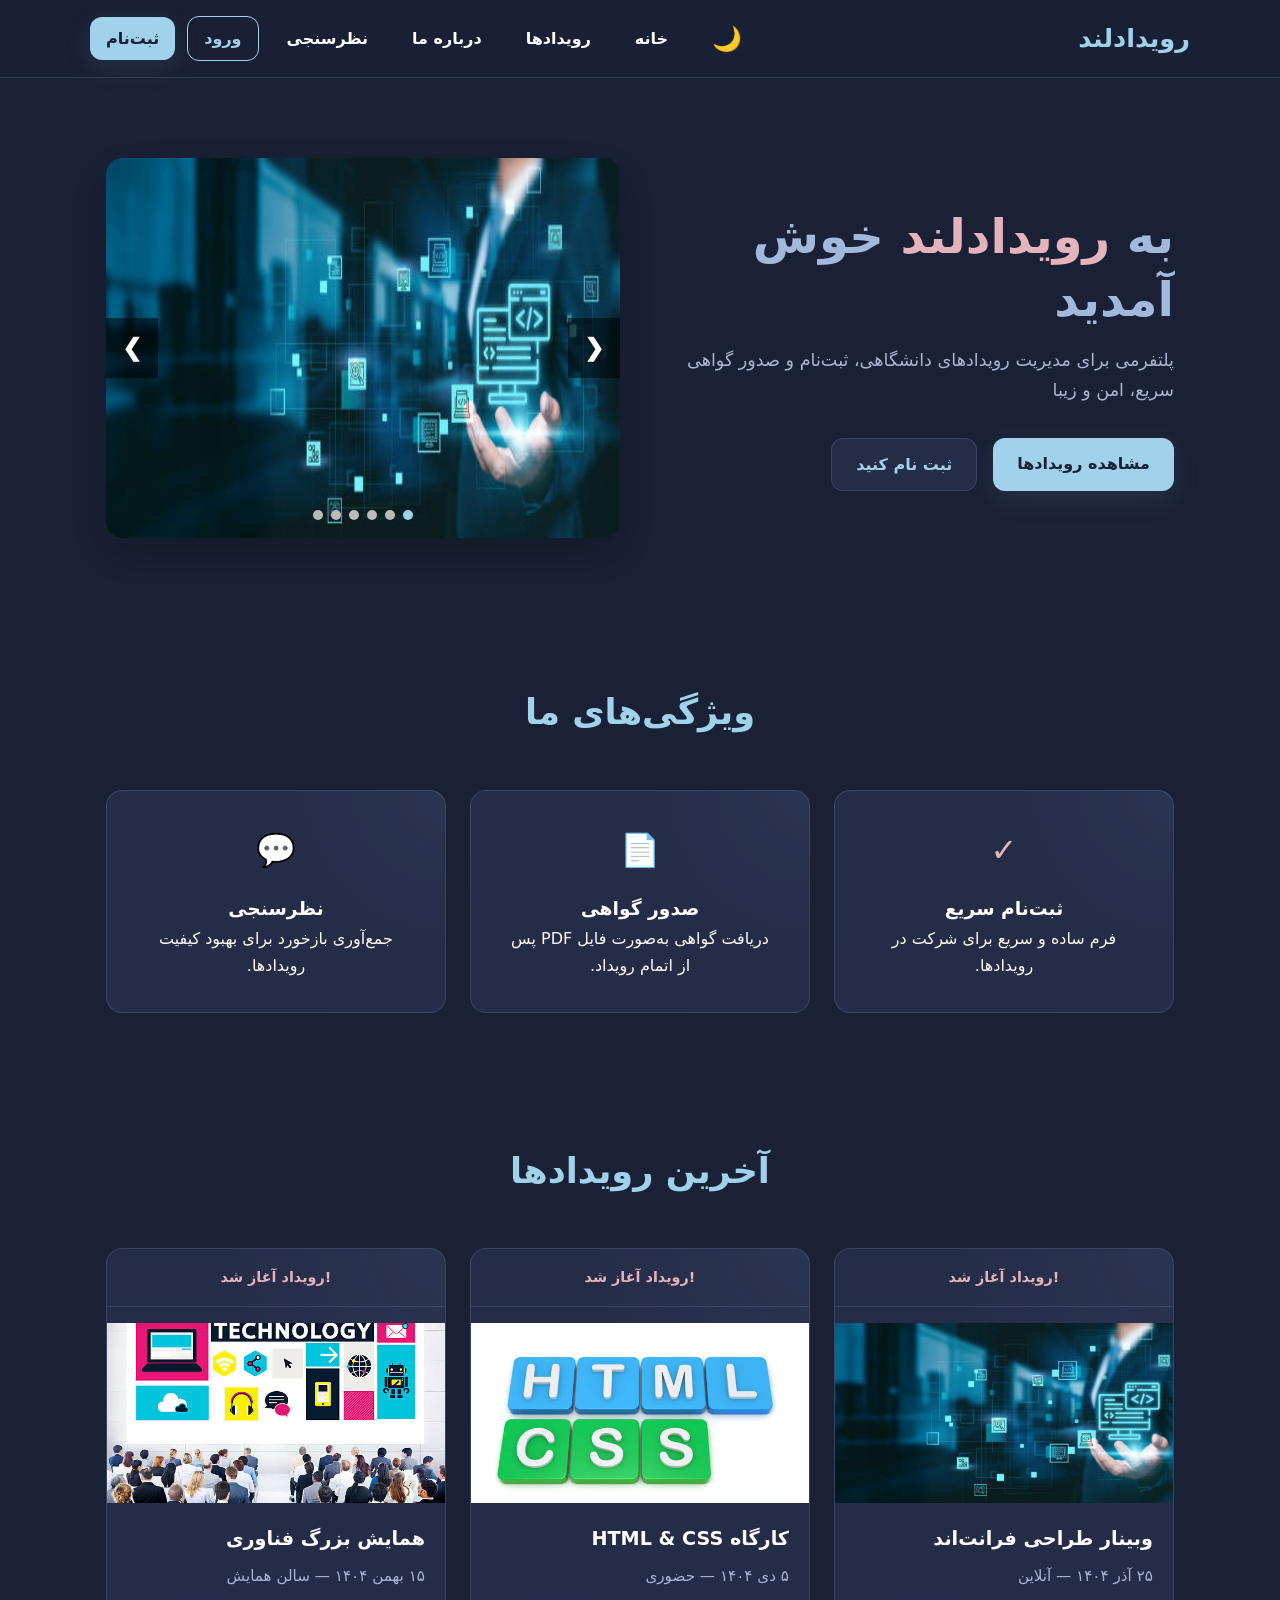
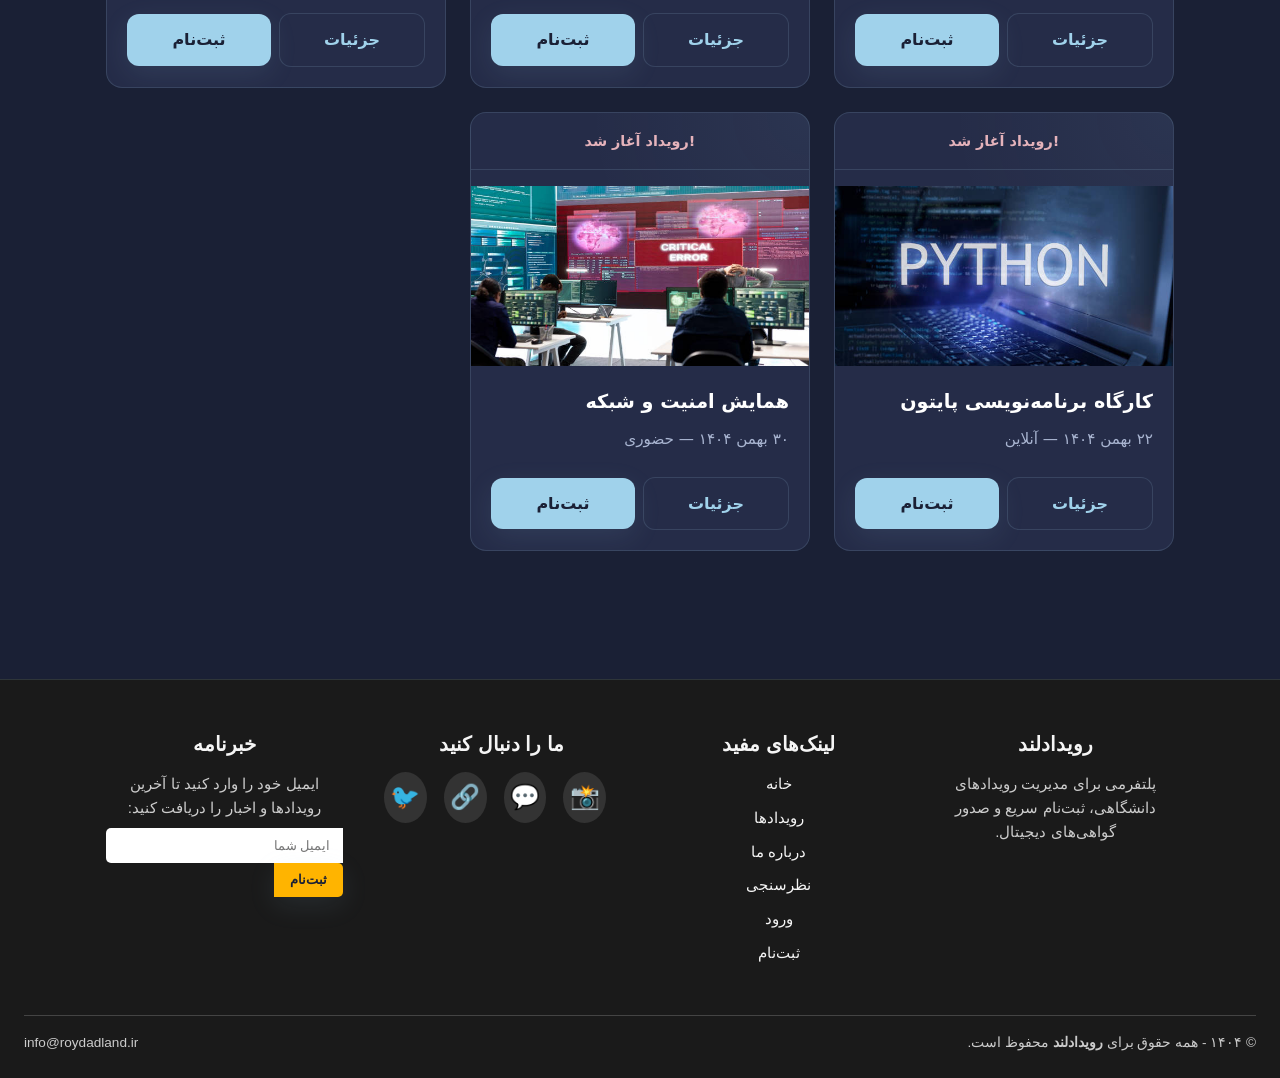
<file: index.html>
<!doctype html>
<html lang="fa" dir="rtl">

<head>
  <meta charset="utf-8">
  <meta name="viewport" content="width=device-width,initial-scale=1">
  <title>رویدادلند — خانه</title>
  <link rel="stylesheet" href="index.css">
</head>

<body>
  <header class="navbar">
    <div class="container nav-inner">

      <!-- لوگو -->
      <div class="logo">
        <h2>رویدادلند</h2>
      </div>

      <!-- دکمه تغییر تم -->
      <button id="themeToggle" class="btn-ghost" title="تغییر تم (تاریک/روشن)"
        style="margin-right: auto; margin-left: 1rem; border: none; font-size: 1.5rem; padding: 0.5rem 0.75rem;">
        🌙
      </button>

      <input type="checkbox" id="hamburger-toggle">
      <label for="hamburger-toggle" class="hamburger-menu">☰</label>

      <nav class="nav-links">
        <a href="index.html">خانه</a>
        <a href="events.html">رویدادها</a>
        <a href="about.html">درباره ما</a>
        <a href="survey.html">نظرسنجی</a>
        <a href="login.html" class="btn-ghost active">ورود</a>
        <a href="register.html" class="cta-primary">ثبت‌نام</a>
      </nav>
    </div>

  </header>


  <main class="container">
    <section class="hero">
      <div class="hero-grid">
        <div>
          <h1 class="hero-title">به <span class="brand">رویدادلند</span> خوش آمدید</h1>
          <p class="hero-desc">پلتفرمی برای مدیریت رویدادهای دانشگاهی، ثبت‌نام و صدور گواهی سریع، امن و زیبا</p>
          <div class="hero-ctas">
            <a class="cta-primary" href="events.html">مشاهده رویدادها</a>
            <a class="cta-secondary" href="register.html">ثبت نام کنید</a>
          </div>
        </div>

        <div class="hero-visual">
          <div class="slider-container">
            <div class="slides-wrapper" id="slidesWrapper">
              <img src="img/frontend.jpg" alt="وبینار طراحی فرانت‌اند" class="slide">
              <img src="img/html,css.jpg" alt="کارگاه HTML & CSS" class="slide">
              <img src="img/tech.jpg" alt="همایش بزرگ فناوری" class="slide">
              <img src="img/event.jpg" alt="رویداد" class="slide">
              <img src="img/python.jpg" alt="پایتون" class="slide">
              <img src="img/security.jpg" alt="امنیت" class="slide">


            </div>

            <button class="prev-btn">❮</button>
            <button class="next-btn">❯</button>
            <div class="dot-indicators"></div>
          </div>
        </div>
      </div>
    </section>

    <section class="section">
      <h2 class="section-title">ویژگی‌های ما</h2>
      <div class="features-grid">
        <div class="feature">
          <div class="icon">✓</div>
          <h3>ثبت‌نام سریع</h3>
          <p>فرم ساده و سریع برای شرکت در رویدادها.</p>
        </div>
        <div class="feature">
          <div class="icon">📄</div>
          <h3>صدور گواهی</h3>
          <p>دریافت گواهی به‌صورت فایل PDF پس از اتمام رویداد.</p>
        </div>
        <div class="feature">
          <div class="icon">💬</div>
          <h3>نظرسنجی</h3>
          <p>جمع‌آوری بازخورد برای بهبود کیفیت رویدادها.</p>
        </div>
      </div>
    </section>

    <section class="section">
      <h2 class="section-title">آخرین رویدادها</h2>
      <div class="events-grid">

        <!-- کارت 1 -->
        <article class="event-card">
          <div class="countdown-wrapper" data-target-date="2025-12-16T18:00:00"></div>
          <img src="img/frontend.jpg" alt="وبینار طراحی فرانت‌اند">
          <div class="event-body">
            <h4>وبینار طراحی فرانت‌اند</h4>
            <div class="event-meta">۲۵ آذر ۱۴۰۴ — آنلاین</div>
            <div class="event-cta">
              <a class="cta-secondary" href="event_detail.html">جزئیات</a>
              <a class="cta-primary" href="register.html">ثبت‌نام</a>
            </div>
          </div>
        </article>

        <!-- کارت 2 -->
        <article class="event-card">
          <div class="countdown-wrapper" data-target-date="2025-12-26T16:00:00"></div>
          <img src="img/html,css.jpg" alt="کارگاه HTML & CSS">
          <div class="event-body">
            <h4>کارگاه HTML & CSS</h4>
            <div class="event-meta">۵ دی ۱۴۰۴ — حضوری</div>
            <div class="event-cta">
              <a class="cta-secondary" href="event_detail.html">جزئیات</a>
              <a class="cta-primary" href="register.html">ثبت‌نام</a>
            </div>
          </div>
        </article>

        <!-- کارت 3 -->
        <article class="event-card">
          <div class="countdown-wrapper" data-target-date="2026-01-05T09:00:00"></div>
          <img src="img/tech.jpg" alt="همایش بزرگ فناوری">
          <div class="event-body">
            <h4>همایش بزرگ فناوری</h4>
            <div class="event-meta">۱۵ بهمن ۱۴۰۴ — سالن همایش</div>
            <div class="event-cta">
              <a class="cta-secondary" href="event_detail.html">جزئیات</a>
              <a class="cta-primary" href="register.html">ثبت‌نام</a>
            </div>
          </div>
        </article>

        <!-- کارت 4 -->
        <article class="event-card">
          <div class="countdown-wrapper" data-target-date="2026-01-12T14:00:00"></div>
          <img src="img/python.jpg" alt="کارگاه پایتون">
          <div class="event-body">
            <h4>کارگاه برنامه‌نویسی پایتون</h4>
            <div class="event-meta">۲۲ بهمن ۱۴۰۴ — آنلاین</div>
            <div class="event-cta">
              <a class="cta-secondary" href="event_detail.html">جزئیات</a>
              <a class="cta-primary" href="register.html">ثبت‌نام</a>
            </div>
          </div>
        </article>

        <!-- کارت 5 -->
        <article class="event-card">
          <div class="countdown-wrapper" data-target-date="2026-01-20T11:00:00"></div>
          <img src="img/security.jpg" alt="همایش امنیت">
          <div class="event-body">
            <h4>همایش امنیت و شبکه</h4>
            <div class="event-meta">۳۰ بهمن ۱۴۰۴ — حضوری</div>
            <div class="event-cta">
              <a class="cta-secondary" href="event_detail.html">جزئیات</a>
              <a class="cta-primary" href="register.html">ثبت‌نام</a>
            </div>
          </div>
        </article>

      </div>
    </section>


  </main>

  <footer class="footer">
    <div class="container footer-grid">

      <!-- بخش درباره ما -->
      <div class="footer-about">
        <h4>رویدادلند</h4>
        <p>پلتفرمی برای مدیریت رویدادهای دانشگاهی، ثبت‌نام سریع و صدور گواهی‌های دیجیتال.</p>
      </div>

      <!-- لینک‌های سریع -->
      <div class="footer-links">
        <h4>لینک‌های مفید</h4>
        <ul>
          <li><a href="index.html">خانه</a></li>
          <li><a href="events.html">رویدادها</a></li>
          <li><a href="about.html">درباره ما</a></li>
          <li><a href="survey.html">نظرسنجی</a></li>
          <li><a href="login.html">ورود</a></li>
          <li><a href="register.html">ثبت‌نام</a></li>
        </ul>
      </div>

      <!-- شبکه‌های اجتماعی -->
      <div class="footer-social">
        <h4>ما را دنبال کنید</h4>
        <div class="social-icons">
          <a href="#" title="اینستاگرام">📸</a>
          <a href="#" title="تلگرام">💬</a>
          <a href="#" title="لینکدین">🔗</a>
          <a href="#" title="توییتر">🐦</a>
        </div>
      </div>

      <!-- خبرنامه -->
      <div class="footer-newsletter">
        <h4>خبرنامه</h4>
        <p>ایمیل خود را وارد کنید تا آخرین رویدادها و اخبار را دریافت کنید:</p>
        <form class="newsletter-form">
          <input type="email" placeholder="ایمیل شما" required>
          <button type="submit" class="cta-primary">ثبت‌نام</button>
        </form>
      </div>

    </div>

    <!-- کپی‌رایت -->
    <div class="footer-bottom">
      <p>© ۱۴۰۴ - همه حقوق برای <strong>رویدادلند</strong> محفوظ است.</p>
      <p style="direction:ltr;">info@roydadland.ir</p>
    </div>
  </footer>


  <script src="index.js"></script>
</body>

</html>
</file>
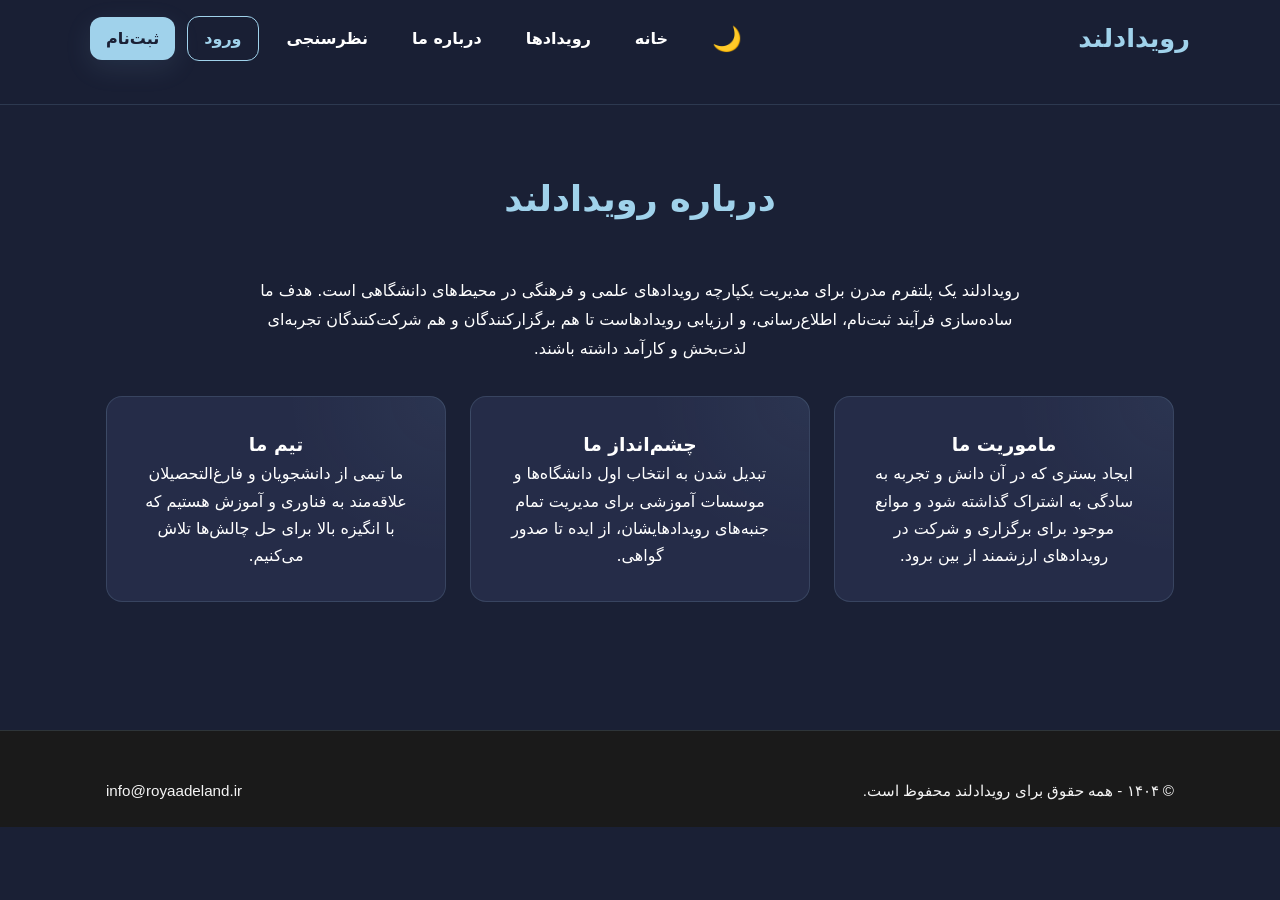
<file: about.html>
<!doctype html>
<html lang="fa" dir="rtl">

<head>
  <meta charset="utf-8">
  <meta name="viewport" content="width=device-width,initial-scale=1">
  <title>رویدادلند — درباره ما</title>
  <link rel="stylesheet" href="index.css">
</head>

<body>

  <header class="navbar">
    <div class="container nav-inner">

      <!-- لوگو -->
      <div class="logo">
        <h2>رویدادلند</h2>
      </div>

      <!-- دکمه تغییر تم -->
      <button id="themeToggle" class="btn-ghost" title="تغییر تم (تاریک/روشن)"
        style="margin-right: auto; margin-left: 1rem; border: none; font-size: 1.5rem; padding: 0.5rem 0.75rem;">
        🌙
      </button>

      <input type="checkbox" id="hamburger-toggle">
      <label for="hamburger-toggle" class="hamburger-menu">☰</label>

      <nav class="nav-links">
        <a href="index.html">خانه</a>
        <a href="events.html">رویدادها</a>
        <a href="about.html">درباره ما</a>
        <a href="survey.html">نظرسنجی</a>
        <a href="login.html" class="btn-ghost active">ورود</a>
        <a href="register.html" class="cta-primary">ثبت‌نام</a>
      </nav>
    </div>َ

  </header>

  <main class="container">
    <section class="section">
      <h1 class="section-title">درباره رویدادلند</h1>
      <p style="max-width: 800px; margin: 0 auto 2rem auto; text-align: center; line-height: 1.8;">رویدادلند یک پلتفرم
        مدرن برای مدیریت یکپارچه رویدادهای علمی و فرهنگی در محیط‌های دانشگاهی است. هدف ما ساده‌سازی فرآیند ثبت‌نام،
        اطلاع‌رسانی، و ارزیابی رویدادهاست تا هم برگزارکنندگان و هم شرکت‌کنندگان تجربه‌ای لذت‌بخش و کارآمد داشته باشند.
      </p>

      <div class="features-grid">
        <div class="feature">
          <h3>ماموریت ما</h3>
          <p>ایجاد بستری که در آن دانش و تجربه به سادگی به اشتراک گذاشته شود و موانع موجود برای برگزاری و شرکت در
            رویدادهای ارزشمند از بین برود.</p>
        </div>
        <div class="feature">
          <h3>چشم‌انداز ما</h3>
          <p>تبدیل شدن به انتخاب اول دانشگاه‌ها و موسسات آموزشی برای مدیریت تمام جنبه‌های رویدادهایشان، از ایده تا صدور
            گواهی.</p>
        </div>
        <div class="feature">
          <h3>تیم ما</h3>
          <p>ما تیمی از دانشجویان و فارغ‌التحصیلان علاقه‌مند به فناوری و آموزش هستیم که با انگیزه بالا برای حل چالش‌ها
            تلاش می‌کنیم.</p>
        </div>
      </div>
    </section>
  </main>

  <footer class="footer">
    <div class="container"
      style="display:flex;justify-content:space-between;align-items:center;gap:12px;flex-wrap:wrap">
      <div>© ۱۴۰۴ - همه حقوق برای رویدادلند محفوظ است.</div>
      <div style="direction: ltr;">info@royaadeland.ir</div>
    </div>
  </footer>
  <script src="index.js"></script>

</body>

</html>
</file>
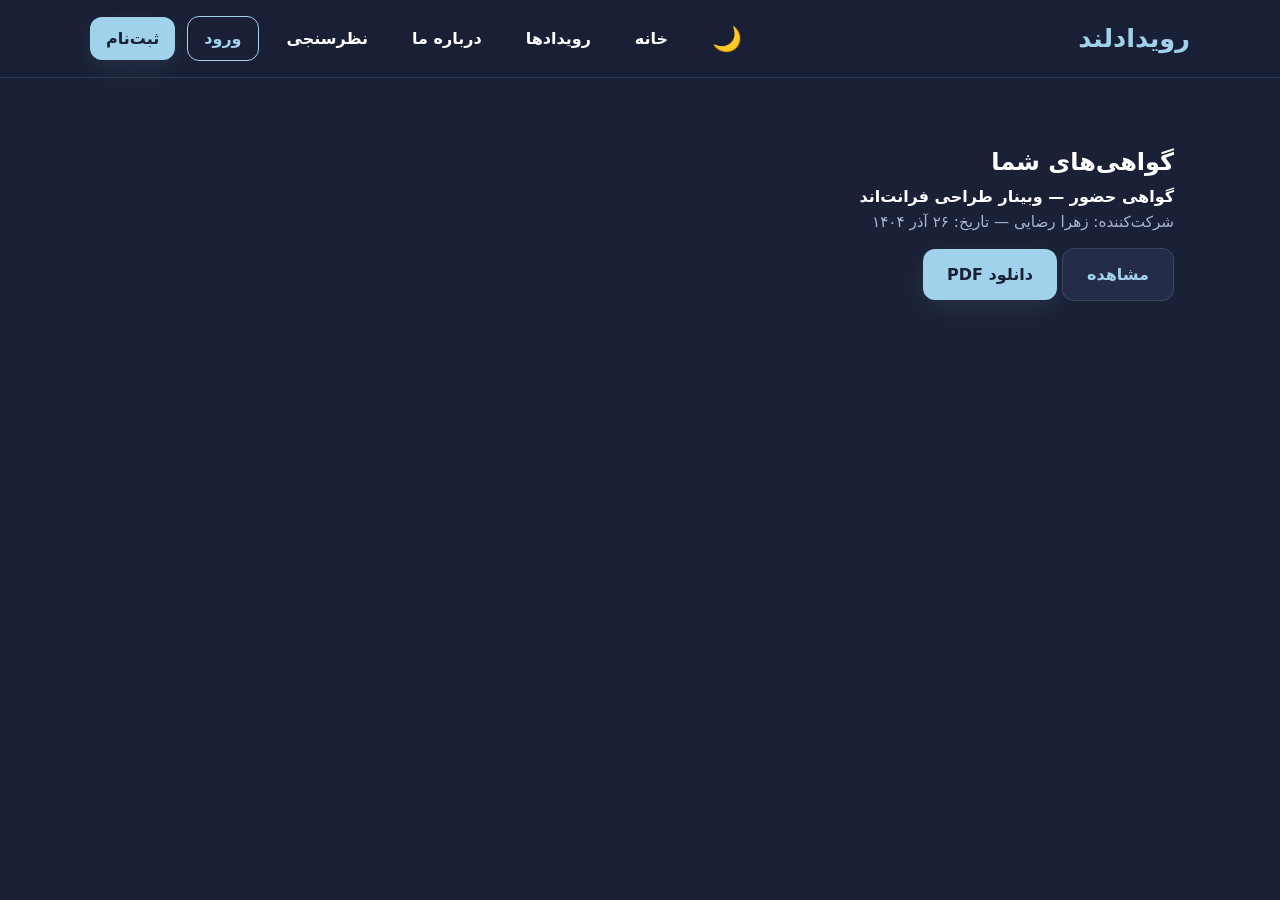
<file: certificate.html>
<!doctype html>
<html lang="fa" dir="rtl">

<head>
  <meta charset="utf-8">
  <meta name="viewport" content="width=device-width,initial-scale=1">
  <title>گواهی‌ها</title>
  <link rel="stylesheet" href="index.css">

<body>
  <header class="navbar">
    <div class="container nav-inner">

      <!-- لوگو -->
      <div class="logo">
        <h2>رویدادلند</h2>
      </div>

      <!-- دکمه تغییر تم -->
      <button id="themeToggle" class="btn-ghost" title="تغییر تم (تاریک/روشن)"
        style="margin-right: auto; margin-left: 1rem; border: none; font-size: 1.5rem; padding: 0.5rem 0.75rem;">
        🌙
      </button>

      <input type="checkbox" id="hamburger-toggle">
      <label for="hamburger-toggle" class="hamburger-menu">☰</label>

      <nav class="nav-links">
        <a href="index.html">خانه</a>
        <a href="events.html">رویدادها</a>
        <a href="about.html">درباره ما</a>
        <a href="survey.html">نظرسنجی</a>
        <a href="login.html" class="btn-ghost active">ورود</a>
        <a href="register.html" class="cta-primary">ثبت‌نام</a>
      </nav>
    </div>

  </header>

  <main class="container">
    <section class="section">
      <h2>گواهی‌های شما</h2>
      <div class="cert-list">
        <div class="cert-card">
          <h4>گواهی حضور — وبینار طراحی فرانت‌اند</h4>
          <p class="event-meta">شرکت‌کننده: زهرا رضایی — تاریخ: ۲۶ آذر ۱۴۰۴</p>
          <div style="margin-top:12px">
            <a class="cta-secondary" href="#">مشاهده</a>
            <a class="cta-primary" href="#">دانلود PDF</a>
          </div>
        </div>
      </div>
    </section>
  </main>
    <script src="index.js"></script>

</body>

</html>
</file>
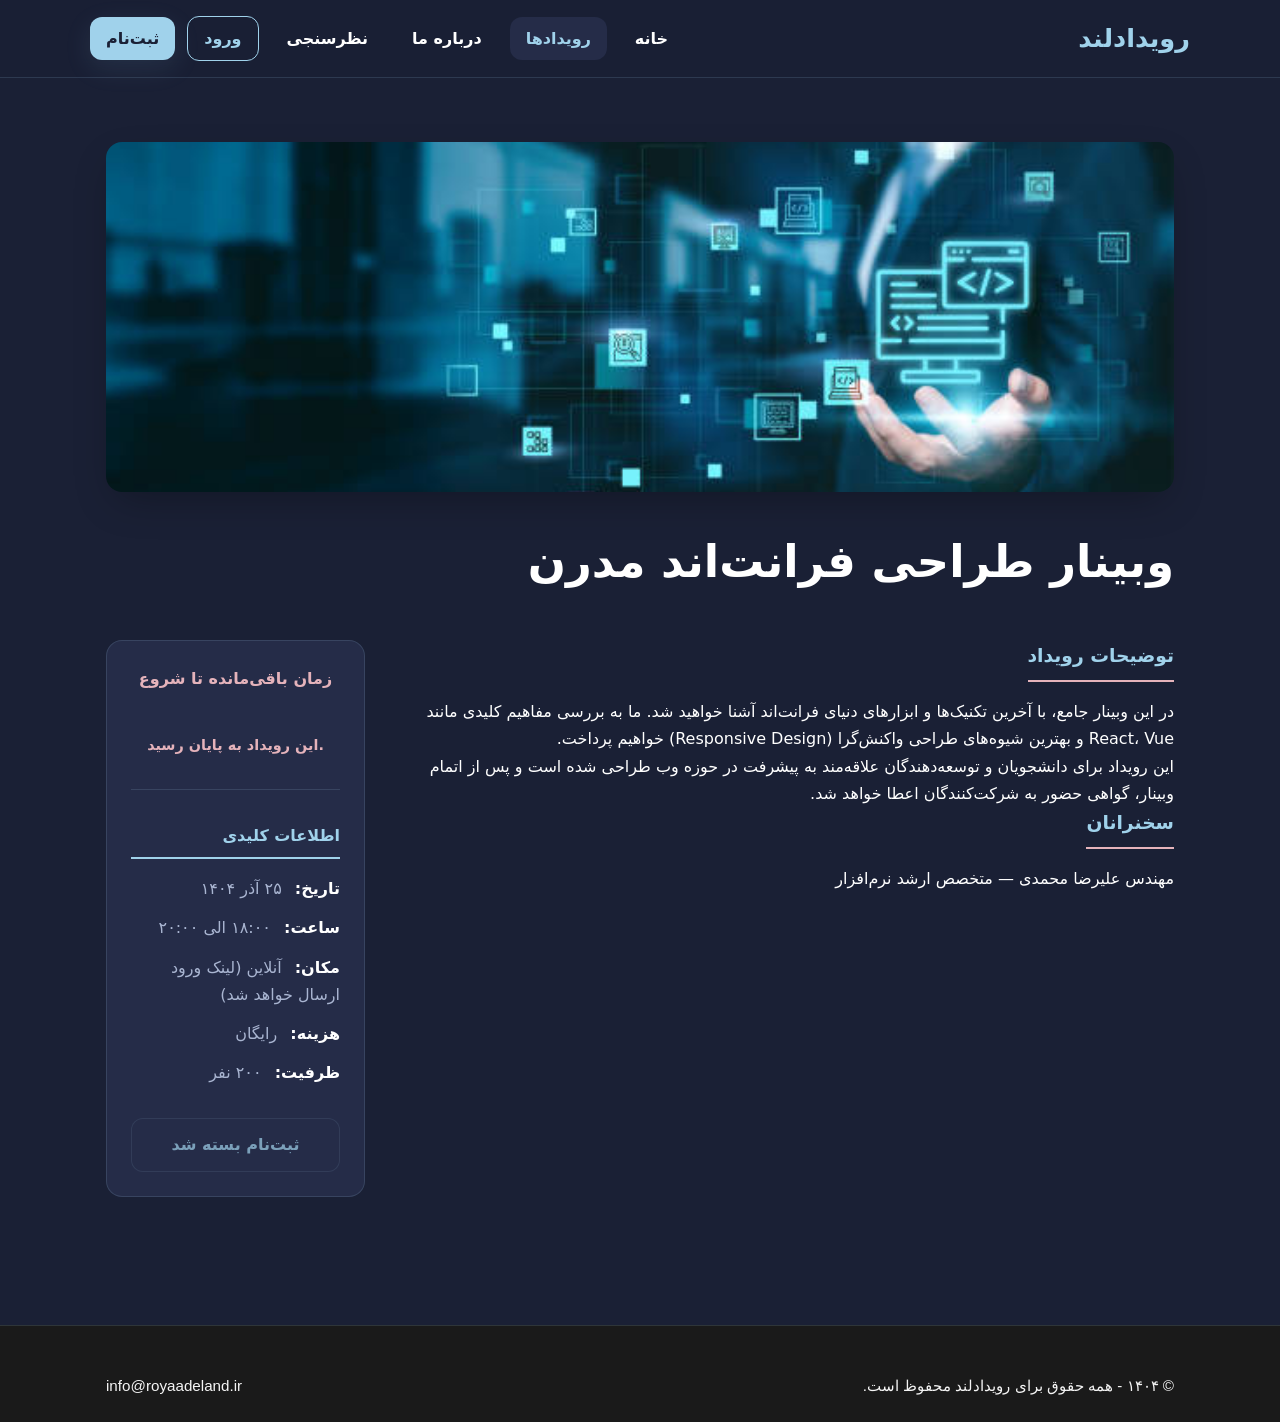
<file: event_detail.html>
<!doctype html>
<html lang="fa" dir="rtl">

<head>
  <meta charset="utf-8">
  <meta name="viewport" content="width=device-width, initial-scale=1">

  <title>رویدادلند — جزئیات وبینار طراحی فرانت‌اند</title>

  <link rel="stylesheet" href="index.css">
</head>

<body>

  <!-- ================= NAVBAR ================= -->
  <header class="navbar">
    <div class="container nav-inner">

      <!-- Logo -->
      <div class="logo">
        <h2>رویدادلند</h2>
      </div>

      <!-- Hamburger Menu -->
      <input type="checkbox" id="hamburger-toggle">
      <label for="hamburger-toggle" class="hamburger-menu">☰</label>

      <!-- Navigation -->
      <nav class="nav-links">
        <a href="index.html">خانه</a>
        <a href="events.html" class="active">رویدادها</a>
        <a href="about.html">درباره ما</a>
        <a href="survey.html">نظرسنجی</a>
        <a href="login.html" class="btn-ghost">ورود</a>
        <a href="register.html" class="cta-primary">ثبت‌نام</a>
      </nav>

    </div>
  </header>


  <!-- ================= MAIN ================= -->
  <main class="container">

    <section class="section">

      <!-- Event Header -->
      <div class="event-detail-header">
        <img src="img/frontend.jpg" alt="وبینار طراحی فرانت‌اند" class="event-detail-banner">
        <h1 class="event-detail-title">
          وبینار طراحی فرانت‌اند مدرن
        </h1>
      </div>

      <!-- Content -->
      <div class="event-detail-content">

        <!-- Main Info -->
        <div class="event-main-info">

          <h3>توضیحات رویداد</h3>
          <p>
            در این وبینار جامع، با آخرین تکنیک‌ها و ابزارهای دنیای فرانت‌اند آشنا خواهید شد.
            ما به بررسی مفاهیم کلیدی مانند React، Vue و بهترین شیوه‌های طراحی واکنش‌گرا
            (Responsive Design) خواهیم پرداخت.
          </p>
          <p>
            این رویداد برای دانشجویان و توسعه‌دهندگان علاقه‌مند به پیشرفت در حوزه وب طراحی
            شده است و پس از اتمام وبینار، گواهی حضور به شرکت‌کنندگان اعطا خواهد شد.
          </p>

          <h3>سخنرانان</h3>
          <p>مهندس علیرضا محمدی — متخصص ارشد نرم‌افزار</p>

        </div>

        <!-- Sidebar -->
        <aside class="event-sidebar-info">

          <!-- Countdown -->
          <div class="countdown-wrapper" id="countdownWrapper" data-target-date="2025-12-16T18:00:00">
            <h4>زمان باقی‌مانده تا شروع</h4>
            <div id="countdownTimer" class="countdown-timer"></div>
          </div>

          <!-- Key Info -->
          <h4>اطلاعات کلیدی</h4>
          <ul>
            <li><strong>تاریخ:</strong> ۲۵ آذر ۱۴۰۴</li>
            <li><strong>ساعت:</strong> ۱۸:۰۰ الی ۲۰:۰۰</li>
            <li><strong>مکان:</strong> آنلاین (لینک ورود ارسال خواهد شد)</li>
            <li><strong>هزینه:</strong> رایگان</li>
            <li><strong>ظرفیت:</strong> ۲۰۰ نفر</li>
          </ul>

          <!-- CTA -->
          <div class="hero-ctas" style="margin-top: 2rem;">
            <a href="register.html" id="registerCta" class="cta-primary" style="width: 100%; text-align: center;">
              ثبت‌نام در این رویداد
            </a>
          </div>

        </aside>

      </div>

    </section>

  </main>


  <!-- ================= FOOTER ================= -->
  <footer class="footer">
    <div class="container"
      style="display: flex; justify-content: space-between; align-items: center; gap: 12px; flex-wrap: wrap;">
      <div>© ۱۴۰۴ - همه حقوق برای رویدادلند محفوظ است.</div>
      <div style="direction: ltr;">info@royaadeland.ir</div>
    </div>
  </footer>


  <!-- Scripts -->
  <script src="index.js"></script>

</body>

</html>
</file>
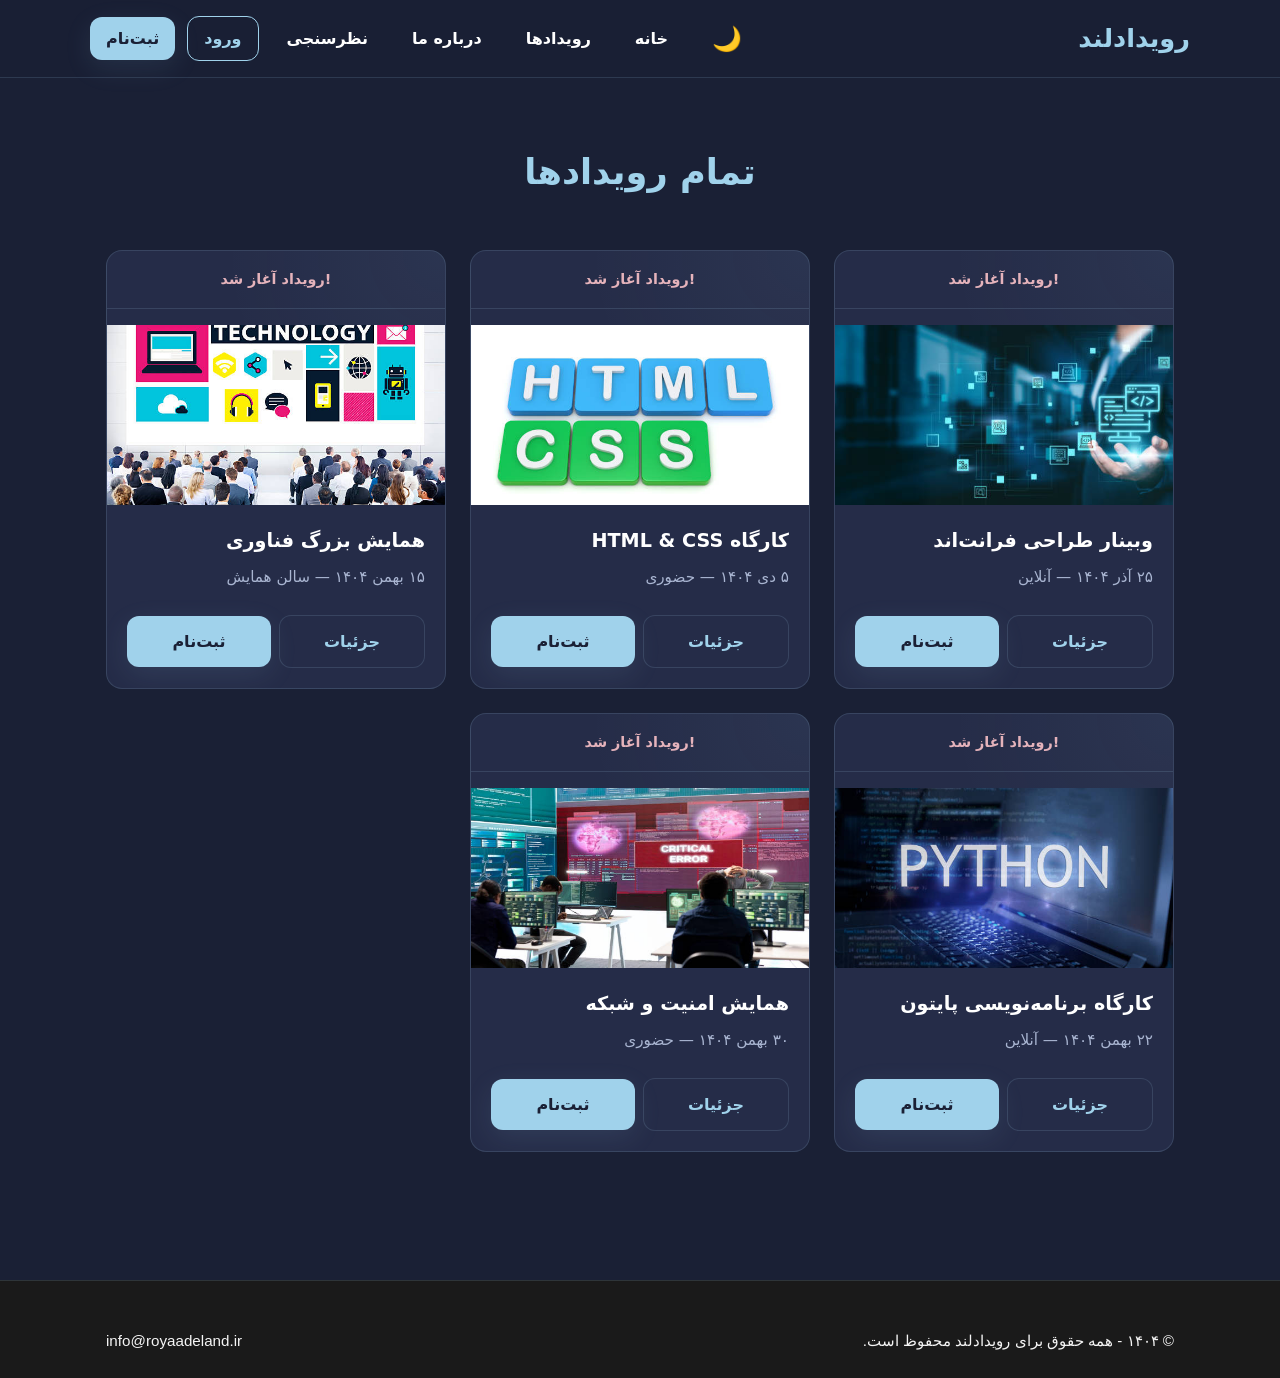
<file: events.html>
<!doctype html>
<html lang="fa" dir="rtl">

<head>
  <meta charset="utf-8">
  <meta name="viewport" content="width=device-width,initial-scale=1">
  <title>رویدادلند — همه رویدادها</title>
  <link rel="stylesheet" href="index.css">
</head>

<body>

  <header class="navbar">
    <div class="container nav-inner">

      <!-- لوگو -->
      <div class="logo">
        <h2>رویدادلند</h2>
      </div>

      <!-- دکمه تغییر تم -->
      <button id="themeToggle" class="btn-ghost" title="تغییر تم (تاریک/روشن)"
        style="margin-right: auto; margin-left: 1rem; border: none; font-size: 1.5rem; padding: 0.5rem 0.75rem;">
        🌙
      </button>

      <input type="checkbox" id="hamburger-toggle">
      <label for="hamburger-toggle" class="hamburger-menu">☰</label>

      <nav class="nav-links">
        <a href="index.html">خانه</a>
        <a href="events.html">رویدادها</a>
        <a href="about.html">درباره ما</a>
        <a href="survey.html">نظرسنجی</a>
        <a href="login.html" class="btn-ghost active">ورود</a>
        <a href="register.html" class="cta-primary">ثبت‌نام</a>
      </nav>
    </div>

  </header>

  <main class="container">
    <section class="section">
      <h1 class="section-title">تمام رویدادها</h1>
      <div class="events-grid">

        <!-- کارت 1 -->
        <article class="event-card">
          <div class="countdown-wrapper" data-target-date="2025-12-16T18:00:00"></div>
          <img src="img/frontend.jpg" alt="وبینار طراحی فرانت‌اند">
          <div class="event-body">
            <h4>وبینار طراحی فرانت‌اند</h4>
            <div class="event-meta">۲۵ آذر ۱۴۰۴ — آنلاین</div>
            <div class="event-cta">
              <a class="cta-secondary" href="event_detail.html">جزئیات</a>
              <a class="cta-primary" href="register.html">ثبت‌نام</a>
            </div>
          </div>
        </article>

        <!-- کارت 2 -->
        <article class="event-card">
          <div class="countdown-wrapper" data-target-date="2025-12-26T16:00:00"></div>
          <img src="img/html,css.jpg" alt="کارگاه HTML & CSS">
          <div class="event-body">
            <h4>کارگاه HTML & CSS</h4>
            <div class="event-meta">۵ دی ۱۴۰۴ — حضوری</div>
            <div class="event-cta">
              <a class="cta-secondary" href="event_detail.html">جزئیات</a>
              <a class="cta-primary" href="register.html">ثبت‌نام</a>
            </div>
          </div>
        </article>

        <!-- کارت 3 -->
        <article class="event-card">
          <div class="countdown-wrapper" data-target-date="2026-01-05T09:00:00"></div>
          <img src="img/tech.jpg" alt="همایش بزرگ فناوری">
          <div class="event-body">
            <h4>همایش بزرگ فناوری</h4>
            <div class="event-meta">۱۵ بهمن ۱۴۰۴ — سالن همایش</div>
            <div class="event-cta">
              <a class="cta-secondary" href="event_detail.html">جزئیات</a>
              <a class="cta-primary" href="register.html">ثبت‌نام</a>
            </div>
          </div>
        </article>

        <!-- کارت 4 -->
        <article class="event-card">
          <div class="countdown-wrapper" data-target-date="2026-01-12T14:00:00"></div>
          <img src="img/python.jpg" alt="کارگاه پایتون">
          <div class="event-body">
            <h4>کارگاه برنامه‌نویسی پایتون</h4>
            <div class="event-meta">۲۲ بهمن ۱۴۰۴ — آنلاین</div>
            <div class="event-cta">
              <a class="cta-secondary" href="event_detail.html">جزئیات</a>
              <a class="cta-primary" href="register.html">ثبت‌نام</a>
            </div>
          </div>
        </article>

        <!-- کارت 5 -->
        <article class="event-card">
          <div class="countdown-wrapper" data-target-date="2026-01-20T11:00:00"></div>
          <img src="img/security.jpg" alt="همایش امنیت">
          <div class="event-body">
            <h4>همایش امنیت و شبکه</h4>
            <div class="event-meta">۳۰ بهمن ۱۴۰۴ — حضوری</div>
            <div class="event-cta">
              <a class="cta-secondary" href="event_detail.html">جزئیات</a>
              <a class="cta-primary" href="register.html">ثبت‌نام</a>
            </div>
          </div>
        </article>

      </div>
    </section>
  </main>

  <footer class="footer">
    <div class="container"
      style="display:flex;justify-content:space-between;align-items:center;gap:12px;flex-wrap:wrap">
      <div>© ۱۴۰۴ - همه حقوق برای رویدادلند محفوظ است.</div>
      <div style="direction: ltr;">info@royaadeland.ir</div>
    </div>
  </footer>
  <script src="index.js"></script>

</body>

</html>
</file>
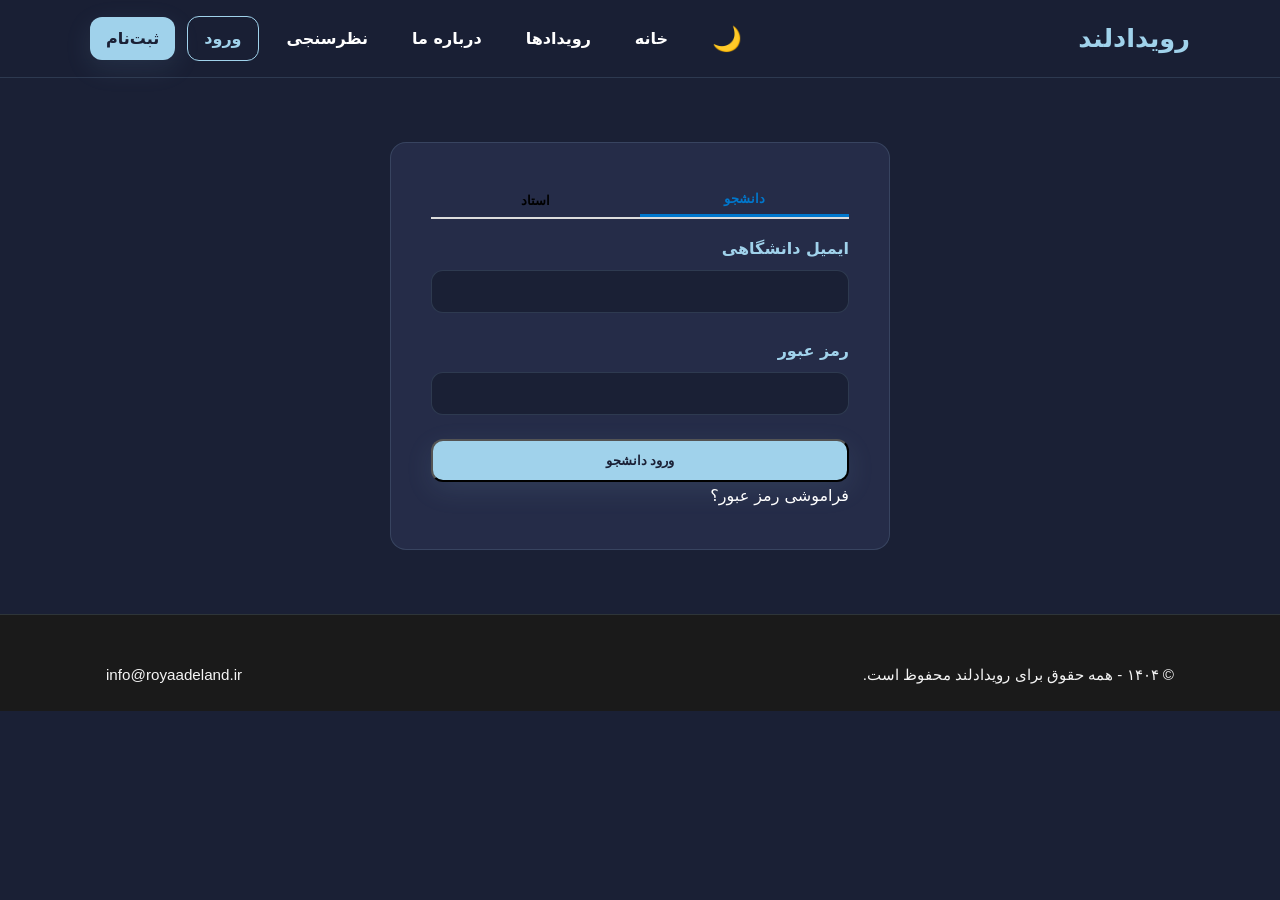
<file: login.html>
<!doctype html>
<html lang="fa" dir="rtl">

<head>
  <meta charset="utf-8">
  <meta name="viewport" content="width=device-width,initial-scale=1">
  <title>رویدادلند — ورود</title>
  <link rel="stylesheet" href="index.css">
</head>

<body>
  <header class="navbar">
    <div class="container nav-inner">

      <!-- لوگو -->
      <div class="logo">
        <h2>رویدادلند</h2>
      </div>

      <!-- دکمه تغییر تم -->
      <button id="themeToggle" class="btn-ghost" title="تغییر تم (تاریک/روشن)"
        style="margin-right: auto; margin-left: 1rem; border: none; font-size: 1.5rem; padding: 0.5rem 0.75rem;">
        🌙
      </button>

      <input type="checkbox" id="hamburger-toggle">
      <label for="hamburger-toggle" class="hamburger-menu">☰</label>

      <nav class="nav-links">
        <a href="index.html">خانه</a>
        <a href="events.html">رویدادها</a>
        <a href="about.html">درباره ما</a>
        <a href="survey.html">نظرسنجی</a>
        <a href="login.html" class="btn-ghost active">ورود</a>
        <a href="register.html" class="cta-primary">ثبت‌نام</a>
      </nav>
    </div>

  </header>


  <main class="container">
    <div class="form-container">

      <!-- Tab Switcher -->
      <div class="tab-switcher">
        <button type="button" class="tab-btn active" data-target="student-login">دانشجو</button>
        <button type="button" class="tab-btn" data-target="teacher-login">استاد</button>
      </div>

      <!-- Student Login -->
      <form id="student-login" class="tab-form active">
        <div class="form-group">
          <label for="student-email">ایمیل دانشگاهی</label>
          <input type="email" id="student-email" name="email" required>
        </div>
        <div class="form-group">
          <label for="student-password">رمز عبور</label>
          <input type="password" id="student-password" name="password" required>
        </div>
        <button type="submit" class="cta-primary">ورود دانشجو</button>
        <p class="forgot-password"><a href="#">فراموشی رمز عبور؟</a></p>
      </form>

      <!-- Teacher Login -->
      <form id="teacher-login" class="tab-form">
        <div class="form-group">
          <label for="teacher-email">ایمیل دانشگاهی</label>
          <input type="email" id="teacher-email" name="email" required>
        </div>
        <div class="form-group">
          <label for="teacher-password">رمز عبور</label>
          <input type="password" id="teacher-password" name="password" required>
        </div>
        <button type="submit" class="cta-primary">ورود استاد</button>
        <p class="forgot-password"><a href="#">فراموشی رمز عبور؟</a></p>
      </form>

    </div>

  </main>

  <footer class="footer">
    <div class="container"
      style="display:flex;justify-content:space-between;align-items:center;gap:12px;flex-wrap:wrap">
      <div>© ۱۴۰۴ - همه حقوق برای رویدادلند محفوظ است.</div>
      <div style="direction: ltr;">info@royaadeland.ir</div>
    </div>
  </footer>


  <script>
    // Tab switcher logic
    const tabButtons = document.querySelectorAll('.tab-btn');
    const tabForms = document.querySelectorAll('.tab-form');

    tabButtons.forEach(btn => {
      btn.addEventListener('click', () => {
        tabButtons.forEach(b => b.classList.remove('active'));
        btn.classList.add('active');

        tabForms.forEach(form => form.classList.remove('active'));
        document.getElementById(btn.dataset.target).classList.add('active');
      });
    });
  </script>

  <script src="index.js"></script>

</body>

</html>
</file>
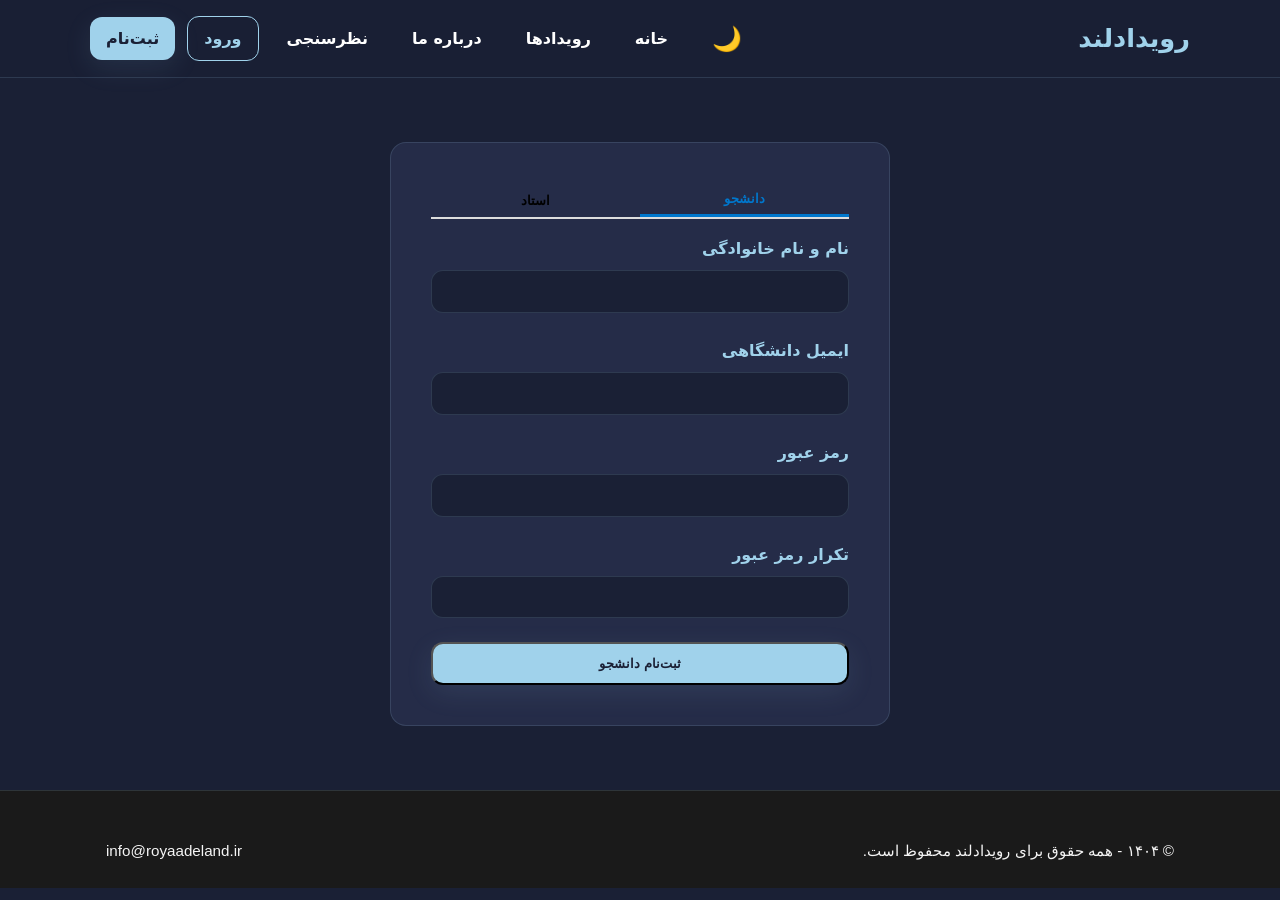
<file: register.html>
<!doctype html>
<html lang="fa" dir="rtl">

<head>
  <meta charset="utf-8">
  <meta name="viewport" content="width=device-width,initial-scale=1">
  <title>رویدادلند — ثبت‌نام</title>
  <link rel="stylesheet" href="index.css">
</head>

<body>
  <header class="navbar">
    <div class="container nav-inner">

      <!-- لوگو -->
      <div class="logo">
        <h2>رویدادلند</h2>
      </div>

      <!-- دکمه تغییر تم -->
      <button id="themeToggle" class="btn-ghost" title="تغییر تم (تاریک/روشن)"
        style="margin-right: auto; margin-left: 1rem; border: none; font-size: 1.5rem; padding: 0.5rem 0.75rem;">
        🌙
      </button>

      <input type="checkbox" id="hamburger-toggle">
      <label for="hamburger-toggle" class="hamburger-menu">☰</label>

      <nav class="nav-links">
        <a href="index.html">خانه</a>
        <a href="events.html">رویدادها</a>
        <a href="about.html">درباره ما</a>
        <a href="survey.html">نظرسنجی</a>
        <a href="login.html" class="btn-ghost active">ورود</a>
        <a href="register.html" class="cta-primary">ثبت‌نام</a>
      </nav>
    </div>

  </header>


  <main class="container">
    <div class="form-container">

      <!-- Tab Switcher -->
      <div class="tab-switcher">
        <button type="button" class="tab-btn active" data-target="student-register">دانشجو</button>
        <button type="button" class="tab-btn" data-target="teacher-register">استاد</button>
      </div>

      <!-- Student Registration -->
      <form id="student-register" class="tab-form active" method="POST" action="auth_register.php">

        <input type="hidden" name="role" value="student">

        <div class="form-group">
          <label>نام و نام خانوادگی</label>
          <input type="text" name="fullname" required>
        </div>

        <div class="form-group">
          <label>ایمیل دانشگاهی</label>
          <input type="email" name="email" required>
        </div>

        <div class="form-group">
          <label>رمز عبور</label>
          <input type="password" name="password" required>
        </div>

        <div class="form-group">
          <label>تکرار رمز عبور</label>
          <input type="password" name="confirm_password" required>
        </div>

        <button type="submit" class="cta-primary">ثبت‌نام دانشجو</button>
      </form>


      <!-- Teacher Registration -->
      <form id="teacher-register" class="tab-form" method="POST" action="auth_register.php">

        <input type="hidden" name="role" value="teacher">

        <div class="form-group">
          <label>نام و نام خانوادگی</label>
          <input type="text" name="fullname" required>
        </div>

        <div class="form-group">
          <label>ایمیل دانشگاهی</label>
          <input type="email" name="email" required>
        </div>

        <div class="form-group">
          <label>رمز عبور</label>
          <input type="password" name="password" required>
        </div>

        <div class="form-group">
          <label>تکرار رمز عبور</label>
          <input type="password" name="confirm_password" required>
        </div>

        <button type="submit" class="cta-primary">ثبت‌نام استاد</button>
      </form>


    </div>

  </main>

  <footer class="footer">
    <div class="container"
      style="display:flex;justify-content:space-between;align-items:center;gap:12px;flex-wrap:wrap">
      <div>© ۱۴۰۴ - همه حقوق برای رویدادلند محفوظ است.</div>
      <div style="direction: ltr;">info@royaadeland.ir</div>
    </div>
  </footer>


  <script>
    // Tab switcher logic
    const tabButtons = document.querySelectorAll('.tab-btn');
    const tabForms = document.querySelectorAll('.tab-form');

    tabButtons.forEach(btn => {
      btn.addEventListener('click', () => {
        tabButtons.forEach(b => b.classList.remove('active'));
        btn.classList.add('active');

        tabForms.forEach(form => form.classList.remove('active'));
        document.getElementById(btn.dataset.target).classList.add('active');
      });
    });
  </script>


  <script src="index.js"></script>

</body>

</html>
</file>
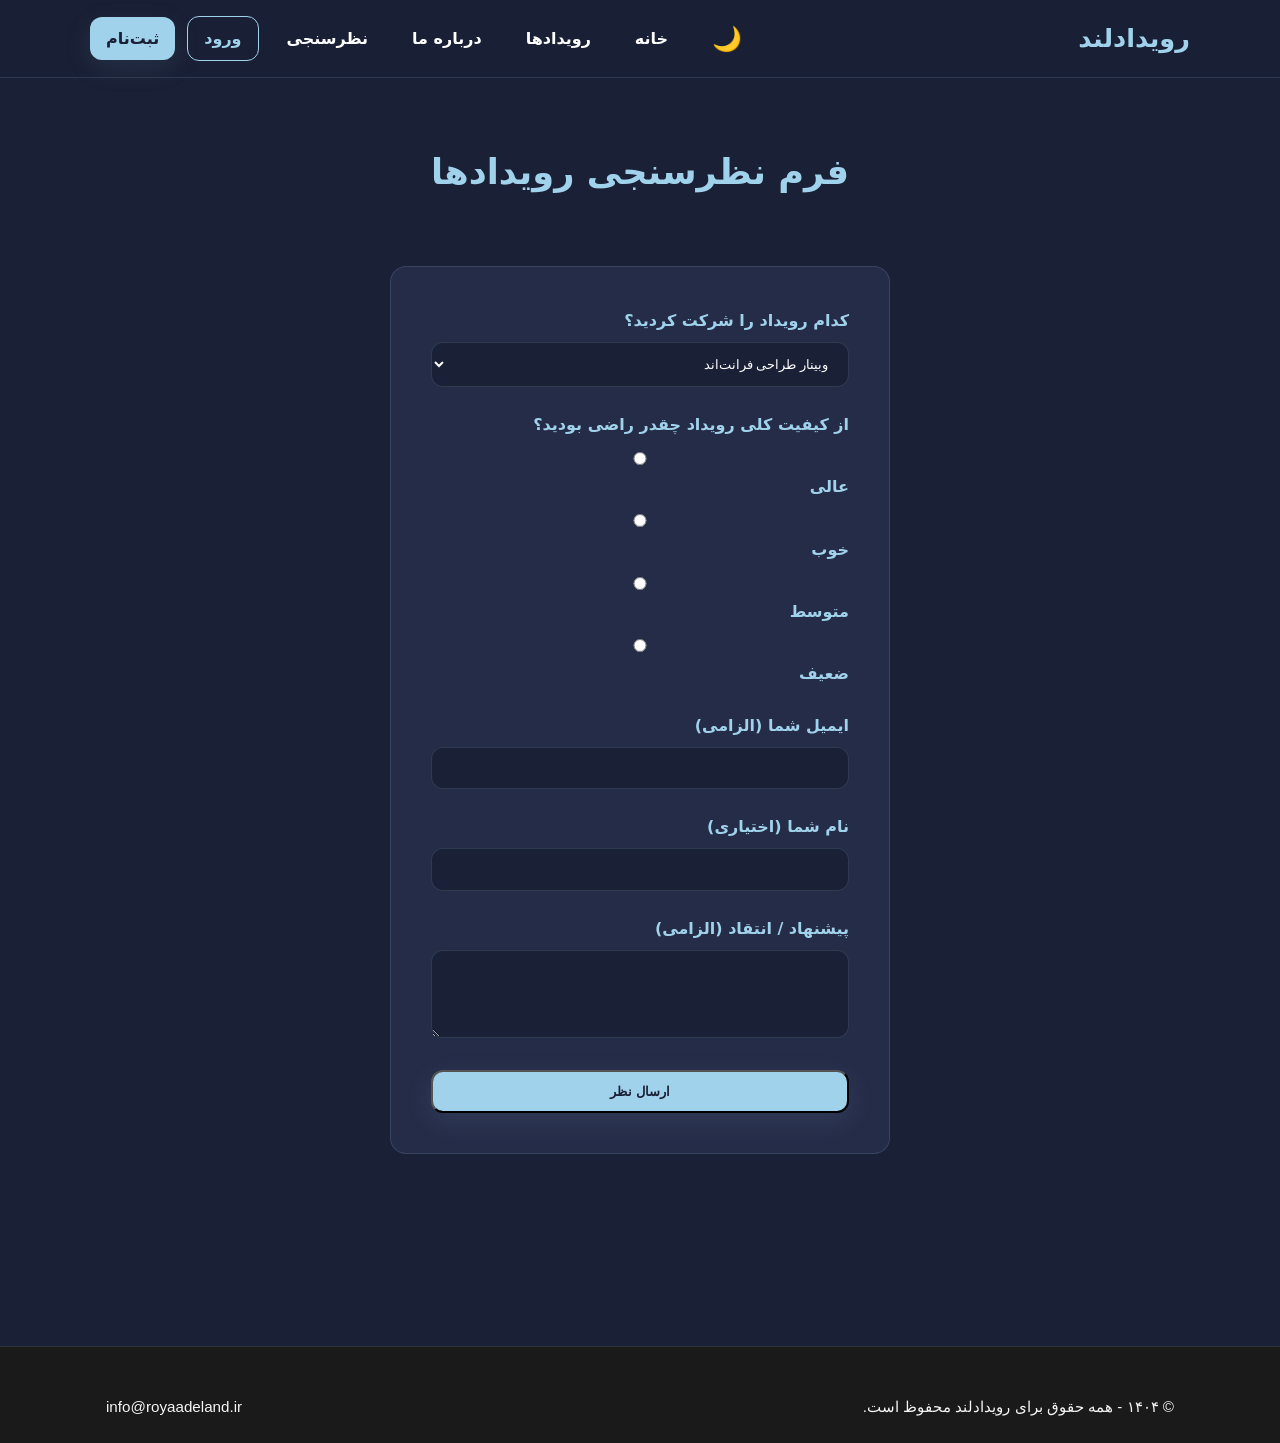
<file: survey.html>
<!doctype html>
<html lang="fa" dir="rtl">

<head>
  <meta charset="utf-8">
  <meta name="viewport" content="width=device-width,initial-scale=1">
  <title>رویدادلند — نظرسنجی</title>
  <link rel="stylesheet" href="index.css">
</head>

<body>

  <header class="navbar">
    <div class="container nav-inner">

      <!-- لوگو -->
      <div class="logo">
        <h2>رویدادلند</h2>
      </div>

      <!-- دکمه تغییر تم -->
      <button id="themeToggle" class="btn-ghost" title="تغییر تم (تاریک/روشن)"
        style="margin-right: auto; margin-left: 1rem; border: none; font-size: 1.5rem; padding: 0.5rem 0.75rem;">
        🌙
      </button>

      <input type="checkbox" id="hamburger-toggle">
      <label for="hamburger-toggle" class="hamburger-menu">☰</label>

      <nav class="nav-links">
        <a href="index.html">خانه</a>
        <a href="events.html">رویدادها</a>
        <a href="about.html">درباره ما</a>
        <a href="survey.html">نظرسنجی</a>
        <a href="login.html" class="btn-ghost active">ورود</a>
        <a href="register.html" class="cta-primary">ثبت‌نام</a>
      </nav>
    </div>

  </header>

  <main class="container">
    <section class="section">
      <h1 class="section-title">فرم نظرسنجی رویدادها</h1>
      <div class="form-container">
        <form id="surveyForm">
          <div class="form-group">
            <label for="event-select">کدام رویداد را شرکت کردید؟</label>
            <select id="event-select" name="event">
              <option value="frontend">وبینار طراحی فرانت‌اند</option>
              <option value="html-css">کارگاه HTML & CSS</option>
              <option value="tech-conf">همایش بزرگ فناوری</option>
              <option value="python">دوره مقدماتی پایتون</option>
            </select>
          </div>

          <div class="form-group" id="ratingGroup">
            <label>از کیفیت کلی رویداد چقدر راضی بودید؟</label>
            <div class="radio-group">
              <input type="radio" id="rate5" name="rating" value="5"><label for="rate5">عالی</label>
              <input type="radio" id="rate4" name="rating" value="4"><label for="rate4">خوب</label>
              <input type="radio" id="rate3" name="rating" value="3"><label for="rate3">متوسط</label>
              <input type="radio" id="rate2" name="rating" value="2"><label for="rate2">ضعیف</label>
            </div>
            <div id="ratingError" class="error-message"></div>
          </div>

          <div class="form-group">
            <label for="user-email">ایمیل شما (الزامی)</label>
            <input type="email" id="user-email" name="email">
            <div id="emailError" class="error-message"></div>
          </div>

          <div class="form-group">
            <label for="user-name">نام شما (اختیاری)</label>
            <input type="text" id="user-name" name="name">
          </div>

          <div class="form-group">
            <label for="feedback-improve">پیشنهاد / انتقاد (الزامی)</label>
            <textarea id="feedback-improve" name="improve" rows="4"></textarea>
            <div id="commentError" class="error-message"></div>
          </div>

          <div id="formStatusMessage" style="text-align: center; margin: 1.5rem 0; font-weight: bold;"></div>

          <button type="submit" class="cta-primary" style="width: 100%;">ارسال نظر</button>
        </form>
      </div>
    </section>
  </main>

  <footer class="footer">
    <div class="container"
      style="display:flex;justify-content:space-between;align-items:center;gap:12px;flex-wrap:wrap">
      <div>© ۱۴۰۴ - همه حقوق برای رویدادلند محفوظ است.</div>
      <div style="direction: ltr;">info@royaadeland.ir</div>
    </div>
  </footer>
  <script src="survey.js"></script>
  <script src="index.js"></script>

</body>

</html>
</file>
<file: index.css>
/* =================================================================
   IMPROVED & UNIFIED THEME BY GEMINI
   Theme: Modern Dark Blue (RTL)
   ================================================================= */

/* --- FONT IMPORT --- */
@import url('https://cdn.fontcdn.ir/Font/Persian/Vazir/Vazir.css');

/* --- :ROOT VARIABLES (Palette & Config) --- */
:root {
  --bg: #1A2035;
  --surface: #252c48; /* Slightly lighter surface for cards */
  --surface-alpha: rgba(37, 44, 72, 0.8);
  --border-color: rgba(160, 210, 235, 0.15);
  --accent-1: #A0D2EB; /* Light blue */
  --accent-2: #E5B3BB; /* Soft pink */
  --text-color: #FFFFFF;
  --text-muted: #a9b5d1; /* Softer muted text */
  --radius-lg: 16px;
  --radius-md: 12px;
  --shadow-color: rgba(0, 0, 0, 0.3);
  --transition: 240ms ease-in-out;
  font-family: "Vazir", "Tahoma", system-ui, -apple-system;
}

/* =================================================================
   BASE & GENERAL STYLES
   ================================================================= */
* {
  box-sizing: border-box;
  margin: 0;
  padding: 0;
}

html {
  scroll-behavior: smooth;
}

body {
  background: var(--bg);
  color: var(--text-color);
  line-height: 1.7;
  -webkit-font-smoothing: antialiased;
  -moz-osx-font-smoothing: grayscale;
}

.container {
  max-width: 1100px;
  margin: 0 auto;
  padding: 0 1rem;
}

a {
  color: inherit;
  text-decoration: none;
}

img {
  max-width: 100%;
  display: block;
}

.section {
  padding: 4rem 0;
}

.section-title {
  margin-bottom: 3rem;
  color: var(--accent-1);
  font-size: 2.2rem;
  text-align: center;
  font-weight: 800;
}

/* =================================================================
   NAVIGATION BAR
   ================================================================= */
.navbar {
  position: sticky;
  top: 0;
  z-index: 1000;
  background: rgba(26, 32, 53, 0.8);
  backdrop-filter: blur(10px);
  -webkit-backdrop-filter: blur(10px);
  border-bottom: 1px solid var(--border-color);
}

.nav-inner {
  display: flex;
  align-items: center;
  justify-content: space-between;
  padding: 1rem 0;
}

.logo h2 {
  font-size: 1.6rem;
  color: var(--accent-1);
  font-weight: 800;
}

.nav-links {
  display: flex;
  align-items: center;
  gap: 0.75rem;
}

.nav-links a {
  padding: 0.5rem 1rem;
  border-radius: var(--radius-md);
  color: var(--text-color);
  font-weight: 600;
  transition: var(--transition);
}

.nav-links a:hover,
.nav-links a.active {
  color: var(--accent-1);
  background: var(--surface);
}

/* Hamburger Menu (Pure CSS) */
#hamburger-toggle { display: none; }
.hamburger-menu { display: none; font-size: 2rem; cursor: pointer; user-select: none; }

/* =================================================================
   BUTTONS & CTAs
   ================================================================= */
.cta-primary, .cta-secondary, .btn-ghost {
  display: inline-block;
  padding: 0.75rem 1.5rem;
  border-radius: var(--radius-md);
  font-weight: 700;
  transition: all 0.2s ease-out;
}

.cta-primary {
  background: var(--accent-1);
  color: var(--bg) !important;
  box-shadow: 0 8px 28px rgba(160, 210, 235, 0.1);
}

.cta-primary:hover {
  transform: translateY(-4px);
  filter: brightness(1.15);
  box-shadow: 0 12px 35px rgba(160, 210, 235, 0.2);
}

.cta-secondary {
  background: var(--surface);
  border: 1px solid var(--border-color);
  color: var(--accent-1) !important;
}

.cta-secondary:hover {
  transform: translateY(-3px);
  background: rgba(160, 210, 235, 0.1);
  border-color: rgba(160, 210, 235, 0.3);
}

.btn-ghost {
  border: 1px solid var(--accent-1);
  color: var(--accent-1) !important;
  background: transparent !important;
}

.btn-ghost:hover {
  background: var(--accent-1) !important;
  color: var(--bg) !important;
}

/* =================================================================
   HERO SECTION (for index.html)
   ================================================================= */
.hero {
  padding: 5rem 0;
  text-align: right;
}

.hero-grid {
  display: grid;
  grid-template-columns: 1fr 1fr;
  gap: 2.5rem;
  align-items: center;
}

.hero-title {
  font-size: 3rem;
  line-height: 1.3;
  margin-bottom: 1rem;
  color: #fff;
  font-weight: 800;
}

.hero-title .brand {
  color: var(--accent-2);
}

.hero-desc {
  color: var(--text-muted);
  font-size: 1.1rem;
  margin-bottom: 2rem;
  max-width: 500px;
}

.hero-ctas {
  display: flex;
  gap: 1rem;
  flex-wrap: wrap;
}

.hero-visual img {
  border-radius: var(--radius-lg);
  box-shadow: 0 25px 60px -15px var(--shadow-color);
  /* این تصویر همان hero-bg.jpg شماست که در بخش دیگری از کد استفاده شده بود */
  /* اطمینان حاصل کنید مسیر `../img/hero-bg.jpg` درست است */
}

/* =================================================================
   FEATURES & EVENT CARDS
   ================================================================= */
.features-grid, .events-grid {
  display: grid;
  gap: 1.5rem;
}

.features-grid {
  grid-template-columns: repeat(auto-fit, minmax(280px, 1fr));
}

.events-grid {
  grid-template-columns: repeat(auto-fit, minmax(300px, 1fr));
}

.feature, .event-card {
  background: var(--surface);
  border: 1px solid var(--border-color);
  border-radius: var(--radius-lg);
  transition: var(--transition);
  background-image: radial-gradient(circle at top right, rgba(160, 210, 235, 0.05), transparent 40%);
  display: flex;
  flex-direction: column;
}

.feature:hover, .event-card:hover {
  transform: translateY(-8px);
  box-shadow: 0 20px 50px -20px var(--shadow-color);
  border-color: rgba(160, 210, 235, 0.3);
}

.feature {
  padding: 2rem;
  text-align: center;
}

.feature .icon {
  font-size: 2rem;
  color: var(--accent-2);
  margin-bottom: 1rem;
}

.event-card {
  padding: 0;
  overflow: hidden;
}

.event-card img {
  width: 100%;
  height: 180px;
  object-fit: cover;
}

.event-body {
  padding: 1.25rem;
  display: flex;
  flex-direction: column;
  gap: 0.5rem;
  flex: 1; /* Makes the card body grow to fill space */
}

.event-body h4 { font-size: 1.2rem; }

.event-meta {
  color: var(--text-muted);
  font-size: 0.95rem;
}

.event-cta {
  margin-top: auto; /* Pushes CTAs to the bottom */
  padding-top: 1rem;
  display: flex;
  gap: 0.5rem;
  align-items: center;
}

.event-cta a {
    flex: 1;
    text-align: center;
}

/* =================================================================
   FORM STYLES (for login, register, etc.)
   ================================================================= */
.form-container {
  max-width: 500px;
  margin: 4rem auto;
  padding: 2.5rem;
  background-color: var(--surface);
  border: 1px solid var(--border-color);
  border-radius: var(--radius-lg);
}

.form-group {
  margin-bottom: 1.5rem;
}

.form-group label {
  display: block;
  font-weight: 700;
  margin-bottom: 0.5rem;
  color: var(--accent-1);
}

.form-group input,
.form-group textarea,
.form-group select {
  width: 100%;
  padding: 0.8rem 1rem;
  border: 1px solid var(--border-color);
  border-radius: var(--radius-md);
  font-family: 'Vazir', sans-serif;
  background-color: var(--bg);
  color: var(--text-color);
  transition: var(--transition);
}

.form-group input:focus,
.form-group textarea:focus,
.form-group select:focus {
  outline: none;
  border-color: var(--accent-1);
  box-shadow: 0 0 0 3px rgba(160, 210, 235, 0.2);
}

.form-container .cta-primary {
    width: 100%;
}

.form-switch {
  text-align: center;
  margin-top: 1.5rem;
  color: var(--text-muted);
}
.form-switch a {
    color: var(--accent-1);
    font-weight: 700;
}

/* =================================================================
   EVENT DETAIL PAGE
   ================================================================= */
.event-detail-banner {
  width: 100%;
  height: 350px;
  object-fit: cover;
  border-radius: var(--radius-lg);
  margin-bottom: 2rem;
  box-shadow: 0 15px 40px -10px var(--shadow-color);
}

.event-detail-title {
  font-size: 2.8rem;
  margin-bottom: 2.5rem;
}

.event-detail-content {
  display: grid;
  grid-template-columns: 3fr 1fr;
  gap: 2rem;
}

.event-main-info h3 {
  border-bottom: 2px solid var(--accent-2);
  padding-bottom: 0.5rem;
  display: inline-block;
  margin-bottom: 1rem;
  color: var(--accent-1);
}

.event-sidebar-info {
  background-color: var(--surface);
  border: 1px solid var(--border-color);
  padding: 1.5rem;
  border-radius: var(--radius-lg);
  height: fit-content; /* Sits nicely */
  position: sticky;
  top: 100px; /* Navbar height + padding */
}

.event-sidebar-info h4 {
  margin-top: 0;
  border-bottom: 2px solid var(--accent-1);
  padding-bottom: 0.5rem;
  color: var(--accent-1);
}

.event-sidebar-info ul {
  list-style-type: none;
  padding: 0;
  margin-top: 1rem;
}

.event-sidebar-info li {
  margin-bottom: 0.75rem;
  color: var(--text-muted);
}
.event-sidebar-info li strong {
    color: var(--text-color);
    margin-left: 0.5rem;
}


/* =================================================================
   FOOTER
   ================================================================= */
.footer {
  padding: 2.5rem 0;
  margin-top: 4rem;
  border-top: 1px solid var(--border-color);
  color: var(--text-muted);
  text-align: center;
}
/* ===============================
      MOBILE NAVIGATION
      Pure CSS + Media Query
   =============================== */

@media (max-width: 768px) {

  /* دکمه همبرگری فقط در موبایل */
  .hamburger-menu {
    display: block;
    font-size: 2rem;
    cursor: pointer;
    user-select: none;
    color: var(--accent-1);
    transition: transform 0.3s ease;
  }

  /* چرخش آیکون همبرگری هنگام باز شدن */
  #hamburger-toggle:checked + .hamburger-menu {
    transform: rotate(90deg);
  }

  /* مخفی کردن منوی اصلی در موبایل */
  .nav-links {
    position: absolute;
    top: 100%;
    left: 0;
    right: 0;

    background-color: var(--bg);
    border-bottom: 1px solid var(--border-color);

    flex-direction: column;
    align-items: center;

    width: 100%;
    overflow: hidden;

    max-height: 0;    /* منو بسته */
    padding: 0;

    transition: max-height 0.45s ease, padding 0.3s ease;
  }

  /* آیتم‌های منو */
  .nav-links a {
    width: 100%;
    padding: 0.9rem 0;
    text-align: center;

    opacity: 0;
    transform: translateY(-10px);
    transition: opacity 0.35s ease, transform 0.35s ease;
  }

  /* باز شدن منو */
  #hamburger-toggle:checked ~ .nav-links {
    max-height: 420px;  /* ارتفاع کافی */
    padding: 1rem 0;
  }

  /* ظاهر شدن مرحله‌ای آیتم‌ها */
  #hamburger-toggle:checked ~ .nav-links a {
    opacity: 1;
    transform: translateY(0);
  }

  /* افکت Cascade (تأخیر انیمیشن) */
  .nav-links a:nth-child(1) { transition-delay: 0.05s; }
  .nav-links a:nth-child(2) { transition-delay: 0.10s; }
  .nav-links a:nth-child(3) { transition-delay: 0.15s; }
  .nav-links a:nth-child(4) { transition-delay: 0.20s; }
  .nav-links a:nth-child(5) { transition-delay: 0.25s; }
  .nav-links a:nth-child(6) { transition-delay: 0.30s; }

}
/*  css relative to JS
*/
/* =================================================================
    FORM VALIDATION STYLES
    ================================================================= */
.error-message {
    color: #ff5252; /* Bright Red color for errors */
    font-size: 0.9rem;
    margin-top: 0.5rem;
    font-weight: 500;
    direction: rtl; /* Ensure correct text direction */
}
/* ================================================================
   SLIDER — Clean & Optimized Rewrite
   ================================================================ */
.slider-container {
    position: relative;
    width: 100%;
    height: 380px;
    overflow: hidden;
    border-radius: var(--radius-lg);
    box-shadow: 0 15px 40px -10px var(--shadow-color);
}

.slide {
    position: absolute;
    width: 100%;
    height: 100%;
    opacity: 0;
    transition: opacity 0.8s ease;
    object-fit:fill; /* عکس کامل دیده میشه */
    background: var(--surface);
}

.slide.active {
    opacity: 1;
}

/* Buttons (همان قبلی) */
.prev-btn, .next-btn {
    cursor: pointer;
    position: absolute;
    top: 50%;
    padding: 1rem;
    font-size: 1.5rem;
    font-weight: bold;
    color: #fff;
    background: rgba(0, 0, 0, 0.5);
    border: none;
    z-index: 10;
    transform: translateY(-50%);
    transition: 0.3s;
}

.prev-btn { right: 0; }
.next-btn { left: 0; }

.prev-btn:hover, .next-btn:hover {
    background: rgba(0, 0, 0, 0.8);
}

/* Dots */
.dot-indicators {
    position: absolute;
    bottom: 10px;
    left: 50%;
    transform: translateX(-50%);
}

.dot {
    height: 10px;
    width: 10px;
    background: #bbb;
    border-radius: 50%;
    display: inline-block;
    margin: 0 4px;
    cursor: pointer;
}

.dot.active {
    background: var(--accent-1);
}
/* تنظیم ریسپانسیو برای موبایل */
@media (max-width: 768px) {
    .hero-grid {
        grid-template-columns: 1fr;
    }
    .slider-container {
        height: 250px;
        margin-top: 2rem;
    }
}
/* =================================================================
    COUNTDOWN STYLES
    ================================================================= */
.countdown-wrapper {
    margin-bottom: 2rem;
    padding-bottom: 1.5rem;
    border-bottom: 1px solid var(--border-color);
}

.countdown-wrapper h4 {
    color: var(--accent-2);
    margin-bottom: 1.5rem;
    border-bottom: none;
    text-align: center;
}

.countdown-timer {
    display: flex;
    justify-content: center;
    gap: 0.5rem;
    direction: ltr; /* نمایش اعداد از چپ به راست */
}

.countdown-box {
    background-color: var(--bg);
    padding: 0.5rem 0.5rem;
    border-radius: var(--radius-md);
    min-width: 55px;
    line-height: 1.2;
    text-align: center;
    border: 1px solid var(--border-color);
}

.countdown-value {
    font-size: 1.5rem;
    font-weight: 800;
    color: var(--accent-1);
    display: block;
}

.countdown-label {
    font-size: 0.75rem;
    color: var(--text-muted);
    margin-top: 3px;
    display: block;
}

.event-passed-message {
    font-size: 1.1rem;
    font-weight: 700;
    color: var(--accent-2); 
    padding: 1rem;
    display: block;
    text-align: center;
}

/* =================================================================
   THEME STYLES (تم روشن)
   ================================================================= */
:root.light-theme {
    --bg: #e9edf1; /* پس‌زمینه روشن */
    --surface: #FFFFFF; /* سطح کارت‌ها و نوار ناوبری */
    --surface-alpha: rgba(255, 255, 255, 0.8);
    --border-color: rgba(0, 0, 0, 0.1);
    --accent-1: #76b7d5; /* آبی قوی */
    --accent-2: #cf74eb; /* قرمز */
    --text-color: #1A2035; /* متن تیره */
    --text-muted: #52637D; /* متن خاکستری */
    --shadow-color: rgba(0, 0, 0, 0.15);
}

/* استایل دکمه اصلی در تم روشن */
.light-theme .cta-primary {
    background: var(--accent-1);
    color: var(--surface) !important;
    box-shadow: 0 8px 28px rgba(26, 117, 159, 0.1);
}
.hero-title
{
  color: #a2b9dc;
}
.light-theme .cta-primary:hover {
    box-shadow: 0 12px 35px rgba(26, 117, 159, 0.2);
}


/* ================================================================
   EVENT CARD COUNTDOWN STYLES — Responsive & Animated
================================================================= */
.event-card .countdown-wrapper {
    margin-bottom: 1rem;
    padding: 0.5rem 0.5rem;
    border-bottom: 1px solid var(--border-color);
    text-align: center;
}

.event-card .countdown-wrapper h4 {
    color: var(--accent-2);
    margin-bottom: 0.8rem;
    font-size: 0.95rem;
    font-weight: 700;
    transition: color 0.3s ease;
}

.event-card .countdown-timer {
    display: flex;
    justify-content: center;
    gap: 0.4rem;
    direction: ltr; /* اعداد از چپ به راست */
    flex-wrap: wrap;
}

.event-card .countdown-box {
    background-color: var(--bg);
    padding: 0.35rem 0.6rem;
    border-radius: var(--radius-md);
    min-width: 45px;
    line-height: 1.2;
    text-align: center;
    border: 1px solid var(--border-color);
    font-size: 0.85rem;
    transition: transform 0.3s ease, box-shadow 0.3s ease;
}

.event-card .countdown-box:hover {
    transform: translateY(-3px);
    box-shadow: 0 8px 20px rgba(160, 210, 235, 0.2);
}

.event-card .countdown-value {
    font-size: 1rem;
    font-weight: 700;
    color: var(--accent-1);
    display: block;
    transition: all 0.3s ease;
}

.event-card .countdown-label {
    font-size: 0.65rem;
    color: var(--text-muted);
    margin-top: 2px;
    display: block;
}

.event-passed-message {
    font-size: 0.9rem;
    font-weight: 700;
    color: var(--accent-2); 
    padding: 0.5rem 0;
    display: block;
    text-align: center;
}

/* Responsive adjustments for small screens */
@media (max-width: 768px) {
    .event-card .countdown-timer {
        gap: 0.3rem;
    }
    .event-card .countdown-box {
        min-width: 35px;
        padding: 0.25rem 0.5rem;
        font-size: 0.75rem;
    }
    .event-card .countdown-value {
        font-size: 0.9rem;
    }
    .event-card .countdown-label {
        font-size: 0.6rem;
    }
}
.tab-switcher {
  display: flex;
  justify-content: space-between;
  margin-bottom: 1rem;
  border-bottom: 2px solid #ddd;
}
.tab-switcher button {
  flex: 1;
  background: none;
  border: none;
  font-weight: 600;
  padding: 0.5rem;
  cursor: pointer;
  transition: all 0.3s ease;
}
.tab-switcher button.active {
  border-bottom: 3px solid #0077cc;
  color: #0077cc;
}
.tab-form { display: none; }
.tab-form.active { display: block; }

/* ===========================
   Footer Styles - Modern & Clean
=========================== */
.footer {
  background-color: #1a1a1a; /* رنگ پس‌زمینه تاریک */
  color: #f5f5f5;
  padding: 3rem 1.5rem 1.5rem;
  font-family: 'Vazir', sans-serif;
  font-size: 0.95rem;
  line-height: 1.6;
}

.footer a {
  color: #f5f5f5;
  text-decoration: none;
  transition: all 0.3s ease;
}

.footer a:hover {
  color: #ffb400; /* رنگ هایلایت هنگام هاور */
}

.footer-grid {
  display: grid;
  grid-template-columns: repeat(auto-fit, minmax(220px, 1fr));
  gap: 2.5rem;
  margin-bottom: 2.5rem;
}

/* ---------- About Section ---------- */
.footer-about h4 {
  font-size: 1.25rem;
  margin-bottom: 0.75rem;
}

.footer-about p {
  color: #ccc;
}

/* ---------- Links Section ---------- */
.footer-links h4 {
  font-size: 1.25rem;
  margin-bottom: 0.75rem;
}

.footer-links ul {
  list-style: none;
  padding: 0;
}

.footer-links li {
  margin-bottom: 0.6rem;
}

/* ---------- Social Section ---------- */
.footer-social h4 {
  font-size: 1.25rem;
  margin-bottom: 0.75rem;
}

.footer-social .social-icons a {
  display: inline-block;
  font-size: 1.5rem;
  margin-right: 0.8rem;
  padding: 0.4rem;
  border-radius: 50%;
  background-color: #333;
  transition: all 0.3s ease;
}

.footer-social .social-icons a:hover {
  background-color: #ffb400;
  color: #1a1a1a;
  transform: translateY(-3px);
}

/* ---------- Newsletter Section ---------- */
.footer-newsletter h4 {
  font-size: 1.25rem;
  margin-bottom: 0.75rem;
}

.footer-newsletter p {
  color: #ccc;
  margin-bottom: 0.5rem;
}

.footer-newsletter form {
  display: flex;
  flex-wrap: wrap;
}

.footer-newsletter input[type="email"] {
  padding: 0.6rem 0.8rem;
  flex: 1;
  border: none;
  border-radius: 5px 0 0 5px;
  outline: none;
}

.footer-newsletter button {
  padding: 0.6rem 1rem;
  border: none;
  background-color: #ffb400;
  color: #1a1a1a;
  border-radius: 0 5px 5px 0;
  cursor: pointer;
  font-weight: bold;
  transition: all 0.3s ease;
}

.footer-newsletter button:hover {
  background-color: #ffa500;
  transform: translateY(-2px);
}

/* ---------- Footer Bottom ---------- */
.footer-bottom {
  border-top: 1px solid #444;
  padding-top: 1rem;
  font-size: 0.85rem;
  display: flex;
  justify-content: space-between;
  flex-wrap: wrap;
  gap: 0.5rem;
  color: #ccc;
}

/* ---------- Responsive Adjustments ---------- */
@media (max-width: 768px) {
  .footer-newsletter form {
    flex-direction: column;
  }
  .footer-newsletter input[type="email"] {
    border-radius: 5px;
    margin-bottom: 0.5rem;
  }
  .footer-newsletter button {
    border-radius: 5px;
  }
}
</file>
